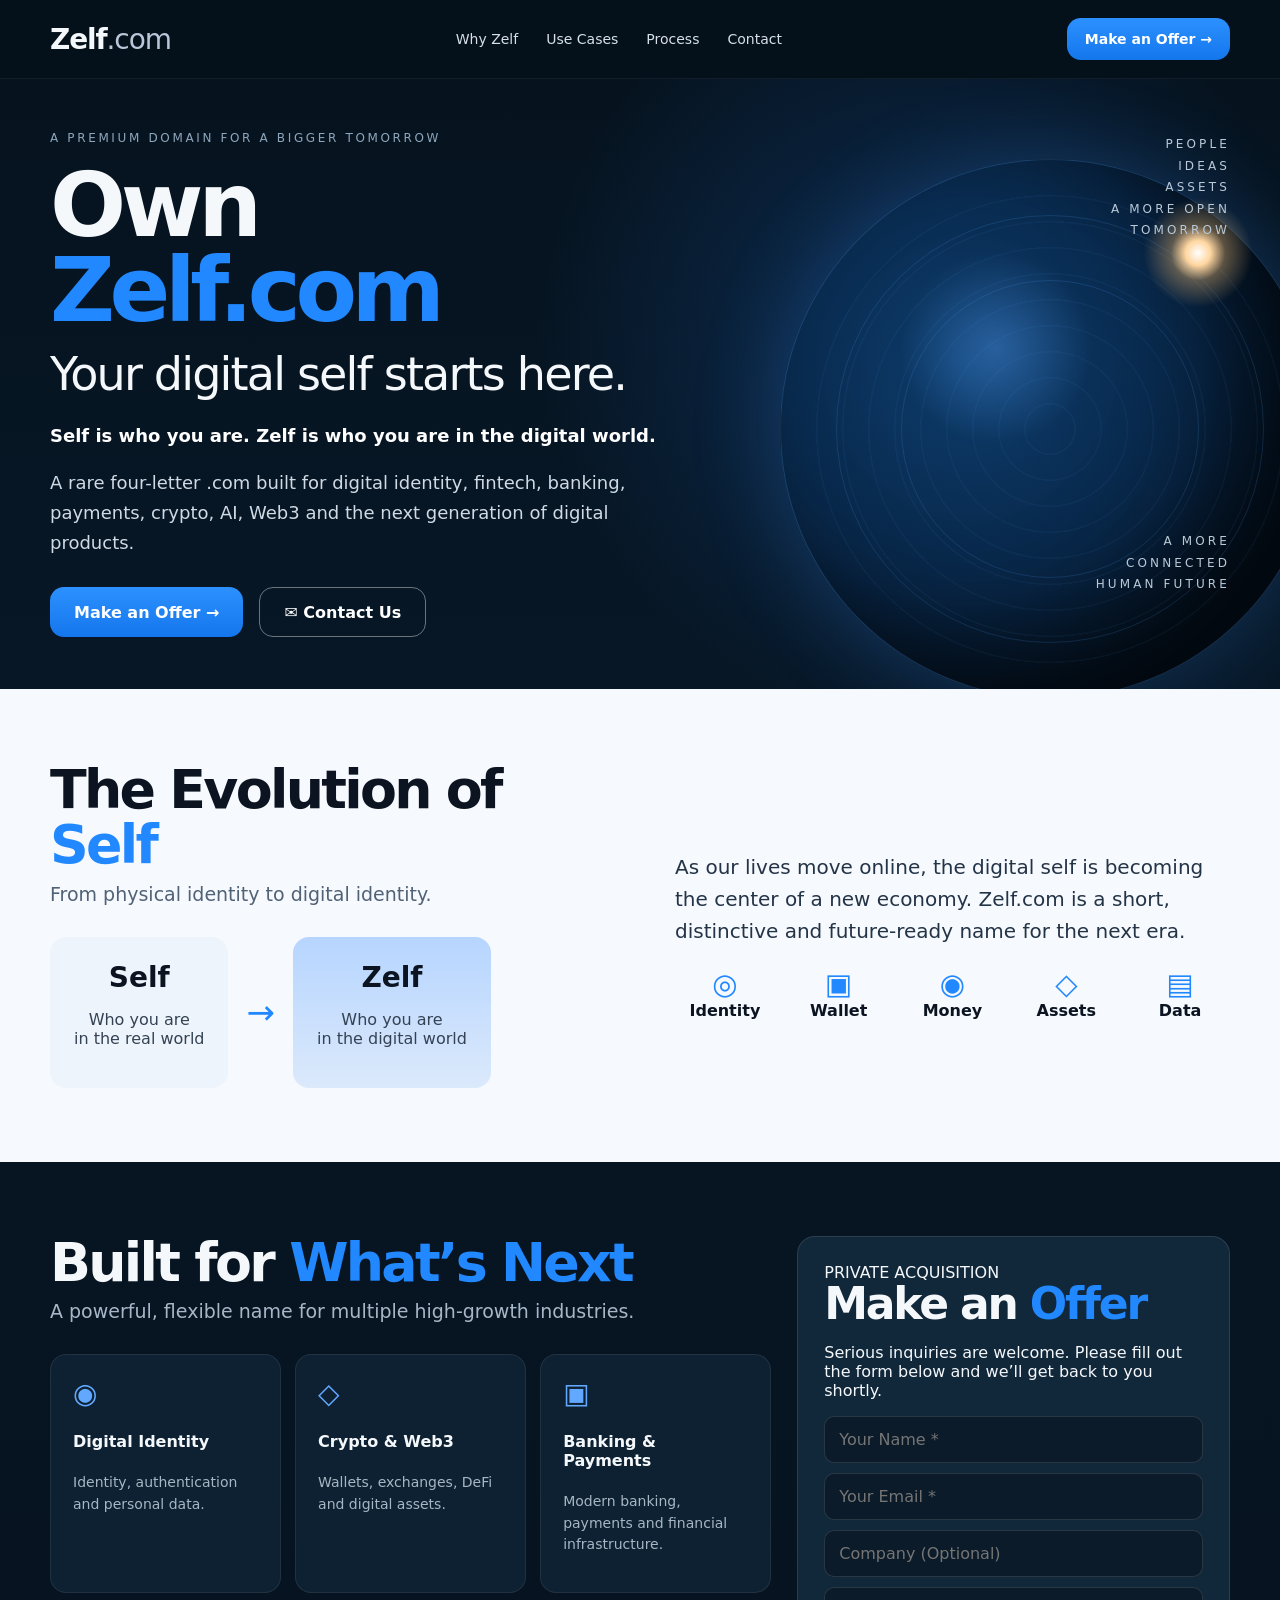
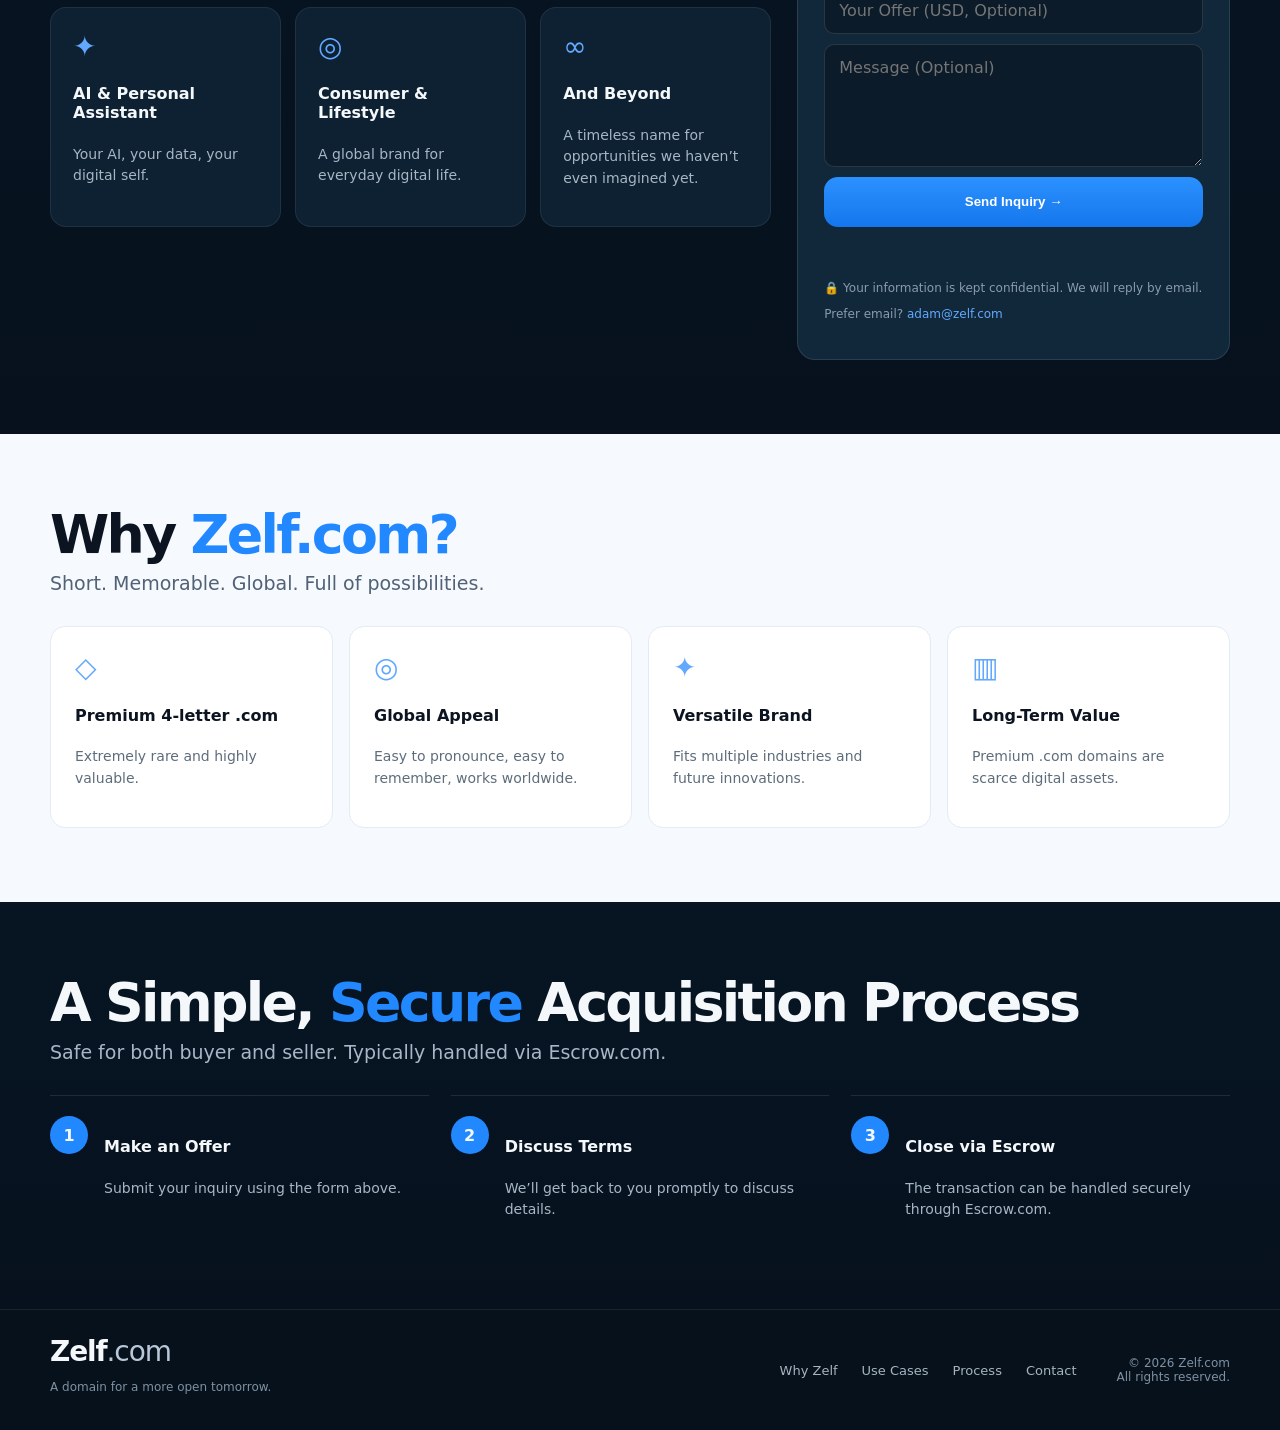
<file: index.html>
<!DOCTYPE html>
<html lang="en">
<head>
  <meta charset="UTF-8" />
  <meta name="viewport" content="width=device-width, initial-scale=1.0" />
  <meta name="description" content="Zelf.com — a premium four-letter .com for digital identity, fintech, banking, crypto, AI and Web3." />
  <title>Zelf.com — Your Digital Self Starts Here</title>
  <link rel="stylesheet" href="style.css" />
  <script>
    // Automatic device routing.
    // query ?desktop=1 prevents a mobile user from being redirected again.
    (function () {
      const params = new URLSearchParams(window.location.search);
      if (params.get("desktop") === "1") return;

      const mobileUA = /Android|iPhone|iPod|Mobile|IEMobile|Opera Mini/i.test(navigator.userAgent);
      const narrowScreen = window.matchMedia("(max-width: 767px)").matches;

      if (mobileUA || narrowScreen) {
        window.location.replace("mobile.html");
      }
    })();
  </script>
</head>
<body>
  <header class="site-header">
    <div class="container nav">
      <a class="logo" href="#top">Zelf<span>.com</span></a>
      <nav class="nav-links">
        <a href="#why">Why Zelf</a>
        <a href="#use-cases">Use Cases</a>
        <a href="#process">Process</a>
        <a href="#contact">Contact</a>
      </nav>
      <a class="button small" href="#contact">Make an Offer →</a>
    </div>
  </header>

  <main id="top">
    <section class="hero">
      <div class="container hero-grid">
        <div class="hero-copy">
          <div class="eyebrow">A PREMIUM DOMAIN FOR A BIGGER TOMORROW</div>
          <h1>Own <span>Zelf.com</span></h1>
          <h2>Your digital self starts here.</h2>
          <p class="lead"><strong>Self is who you are. Zelf is who you are in the digital world.</strong></p>
          <p>A rare four-letter .com built for digital identity, fintech, banking, payments, crypto, AI, Web3 and the next generation of digital products.</p>
          <div class="hero-actions">
            <a class="button" href="#contact">Make an Offer →</a>
            <a class="button ghost" href="mailto:adam@zelf.com">✉ Contact Us</a>
          </div>
        </div>
        <div class="hero-visual" aria-hidden="true">
          <div class="globe">
            <div class="glow"></div>
            <div class="orbit one"></div>
            <div class="orbit two"></div>
            <div class="city-dots"></div>
          </div>
          <div class="hero-note top">PEOPLE<br>IDEAS<br>ASSETS<br>A MORE OPEN<br>TOMORROW</div>
          <div class="hero-note bottom">A MORE<br>CONNECTED<br>HUMAN FUTURE</div>
        </div>
      </div>
    </section>

    <section class="light-section" id="why">
      <div class="container evolution">
        <div>
          <h3>The Evolution of <span>Self</span></h3>
          <p class="section-sub">From physical identity to digital identity.</p>
          <div class="self-cards">
            <div class="self-card"><strong>Self</strong><p>Who you are<br>in the real world</p></div>
            <div class="arrow">→</div>
            <div class="self-card active"><strong>Zelf</strong><p>Who you are<br>in the digital world</p></div>
          </div>
        </div>
        <div class="evolution-copy">
          <p>As our lives move online, the digital self is becoming the center of a new economy. Zelf.com is a short, distinctive and future-ready name for the next era.</p>
          <div class="icon-row">
            <div><span>◎</span><b>Identity</b></div>
            <div><span>▣</span><b>Wallet</b></div>
            <div><span>◉</span><b>Money</b></div>
            <div><span>◇</span><b>Assets</b></div>
            <div><span>▤</span><b>Data</b></div>
          </div>
        </div>
      </div>
    </section>

    <section class="dark-section" id="use-cases">
      <div class="container split">
        <div>
          <h3>Built for <span>What’s Next</span></h3>
          <p class="section-sub light">A powerful, flexible name for multiple high-growth industries.</p>
          <div class="use-grid">
            <article class="use-card"><div class="card-icon">◉</div><h4>Digital Identity</h4><p>Identity, authentication and personal data.</p></article>
            <article class="use-card"><div class="card-icon">◇</div><h4>Crypto & Web3</h4><p>Wallets, exchanges, DeFi and digital assets.</p></article>
            <article class="use-card"><div class="card-icon">▣</div><h4>Banking & Payments</h4><p>Modern banking, payments and financial infrastructure.</p></article>
            <article class="use-card"><div class="card-icon">✦</div><h4>AI & Personal Assistant</h4><p>Your AI, your data, your digital self.</p></article>
            <article class="use-card"><div class="card-icon">◎</div><h4>Consumer & Lifestyle</h4><p>A global brand for everyday digital life.</p></article>
            <article class="use-card"><div class="card-icon">∞</div><h4>And Beyond</h4><p>A timeless name for opportunities we haven’t even imagined yet.</p></article>
          </div>
        </div>

        <aside class="offer-panel" id="contact">
          <div class="offer-kicker">PRIVATE ACQUISITION</div>
          <h3>Make an <span>Offer</span></h3>
          <p>Serious inquiries are welcome. Please fill out the form below and we’ll get back to you shortly.</p>
          <form class="inquiry-form" action="https://formspree.io/f/xoevdrbw" method="POST">
            <input type="text" name="name" placeholder="Your Name *" required>
            <input type="email" name="email" placeholder="Your Email *" required>
            <input type="text" name="company" placeholder="Company (Optional)">
            <input type="text" name="offer" placeholder="Your Offer (USD, Optional)">
            <textarea name="message" rows="5" placeholder="Message (Optional)"></textarea>
            <input type="hidden" name="_subject" value="New Zelf.com Acquisition Inquiry">
            <button type="submit" class="button full">Send Inquiry →</button>
            <p class="form-status" role="status" aria-live="polite"></p>
          </form>
          <p class="secure-note">🔒 Your information is kept confidential. We will reply by email.</p>
          <p class="direct-email">Prefer email? <a href="mailto:adam@zelf.com">adam@zelf.com</a></p>
        </aside>
      </div>
    </section>

    <section class="light-section">
      <div class="container">
        <h3>Why <span>Zelf.com?</span></h3>
        <p class="section-sub">Short. Memorable. Global. Full of possibilities.</p>
        <div class="why-grid">
          <article><div class="why-icon">◇</div><h4>Premium 4-letter .com</h4><p>Extremely rare and highly valuable.</p></article>
          <article><div class="why-icon">◎</div><h4>Global Appeal</h4><p>Easy to pronounce, easy to remember, works worldwide.</p></article>
          <article><div class="why-icon">✦</div><h4>Versatile Brand</h4><p>Fits multiple industries and future innovations.</p></article>
          <article><div class="why-icon">▥</div><h4>Long-Term Value</h4><p>Premium .com domains are scarce digital assets.</p></article>
        </div>
      </div>
    </section>

    <section class="dark-section process-section" id="process">
      <div class="container">
        <h3>A Simple, <span>Secure</span> Acquisition Process</h3>
        <p class="section-sub light">Safe for both buyer and seller. Typically handled via Escrow.com.</p>
        <div class="process-grid">
          <article class="process-step"><div class="number">1</div><div><h4>Make an Offer</h4><p>Submit your inquiry using the form above.</p></div></article>
          <article class="process-step"><div class="number">2</div><div><h4>Discuss Terms</h4><p>We’ll get back to you promptly to discuss details.</p></div></article>
          <article class="process-step"><div class="number">3</div><div><h4>Close via Escrow</h4><p>The transaction can be handled securely through Escrow.com.</p></div></article>
        </div>
      </div>
    </section>
  </main>

  <footer>
    <div class="container footer">
      <div><div class="logo footer-logo">Zelf<span>.com</span></div><p>A domain for a more open tomorrow.</p></div>
      <div class="footer-links"><a href="#why">Why Zelf</a><a href="#use-cases">Use Cases</a><a href="#process">Process</a><a href="#contact">Contact</a></div>
      <div class="copyright">© 2026 Zelf.com<br>All rights reserved.</div>
    </div>
  </footer>

  <script>
    document.querySelectorAll('.inquiry-form').forEach((form) => {
      form.addEventListener('submit', async (event) => {
        event.preventDefault();
        const button = form.querySelector('button[type="submit"]');
        const status = form.querySelector('.form-status');
        const originalText = button.textContent;
        button.disabled = true;
        button.textContent = 'Sending…';
        status.textContent = '';
        try {
          const response = await fetch(form.action, {
            method: 'POST',
            body: new FormData(form),
            headers: { 'Accept': 'application/json' }
          });
          if (response.ok) {
            window.location.href = 'success.html';
            return;
          }
          status.textContent = 'We could not send your inquiry. Please try again or email adam@zelf.com.';
        } catch (error) {
          status.textContent = 'Connection error. Please try again or email adam@zelf.com.';
        } finally {
          button.disabled = false;
          button.textContent = originalText;
        }
      });
    });
  </script>
</body>
</html>
</file>
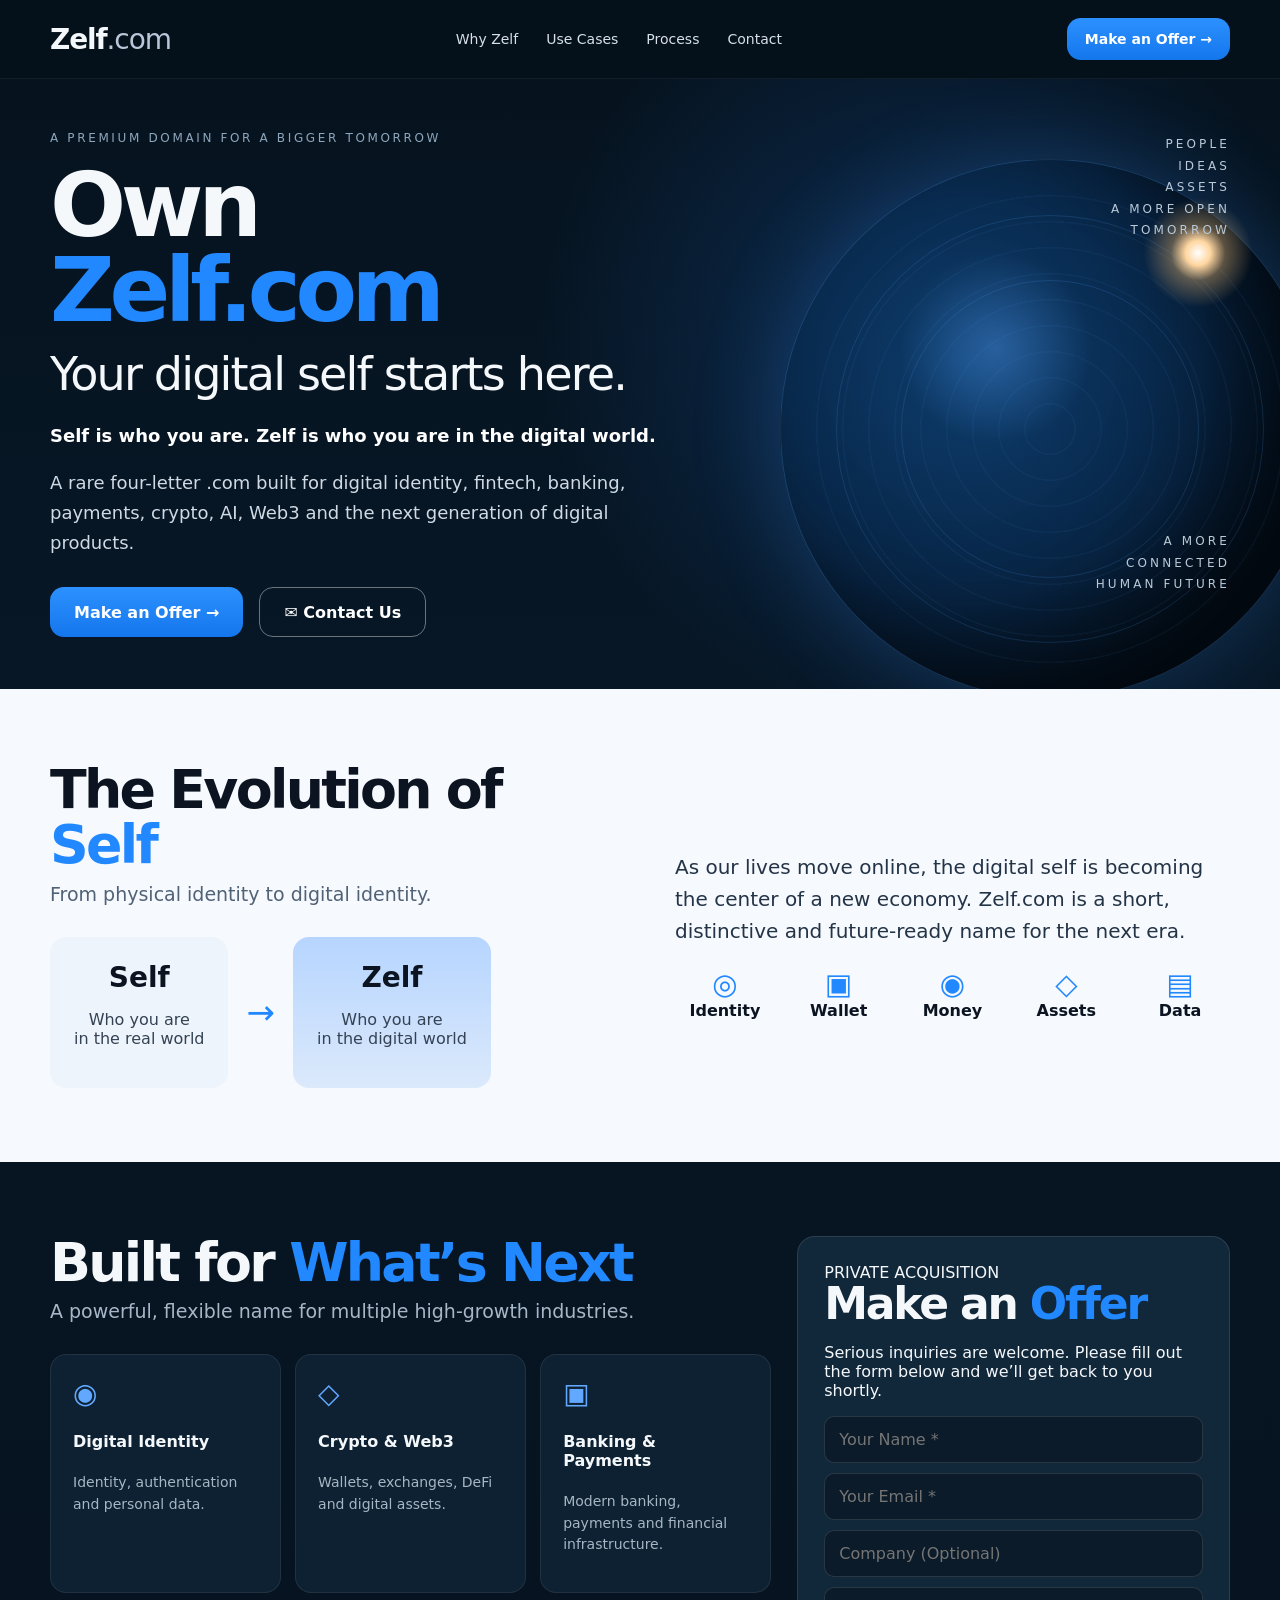
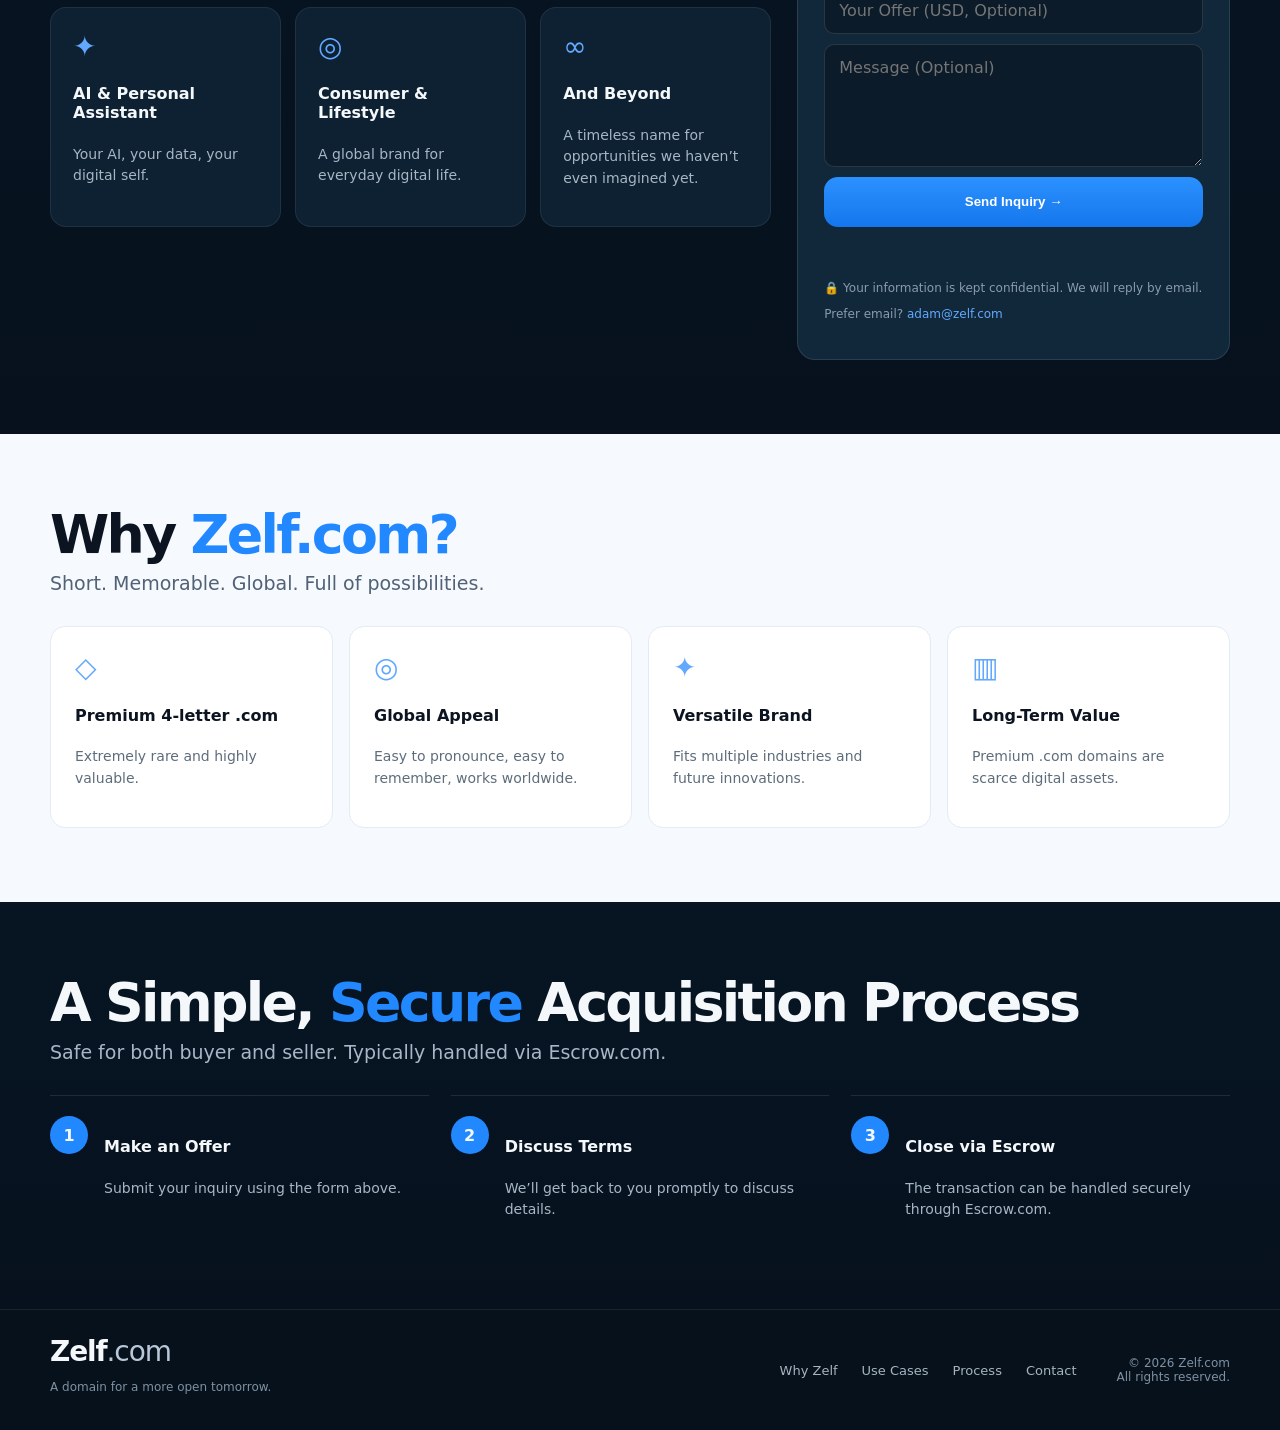
<file: mobile.html>
<!DOCTYPE html>
<html lang="en">
<head>
  <meta charset="UTF-8" />
  <meta name="viewport" content="width=device-width, initial-scale=1, viewport-fit=cover" />
  <meta name="description" content="Zelf.com — Your digital self starts here." />
  <title>Zelf.com — Mobile</title>
  <link rel="stylesheet" href="mobile.css" />
  <script>
    // If opened on a wide desktop, return to desktop version.
    // query ?mobile=1 prevents the redirect.
    (function () {
      const params = new URLSearchParams(window.location.search);
      if (params.get("mobile") === "1") return;
      if (window.matchMedia("(min-width: 900px)").matches) {
        window.location.replace("index.html?desktop=1");
      }
    })();
  </script>
</head>
<body>
  <header class="mobile-header">
    <a class="logo" href="#top">Zelf<span>.com</span></a>
    <a class="top-offer" href="#contact">Offer</a>
  </header>

  <main id="top">
    <section class="m-hero">
      <div class="tag">PREMIUM DOMAIN FOR ACQUISITION</div>
      <h1>Own<br><span>Zelf.com</span></h1>
      <h2>Your digital self starts here.</h2>
      <p class="lead"><strong>Self is who you are.<br>Zelf is who you are in the digital world.</strong></p>
      <p>A rare four-letter .com for digital identity, fintech, banking, crypto, AI, Web3 and what comes next.</p>
      <div class="actions">
        <a class="btn" href="#contact">Make an Offer →</a>
        <a class="btn outline" href="mailto:adam@zelf.com">Email Us</a>
      </div>
      <div class="planet">
        <div class="sun"></div>
        <div class="planet-line"></div>
      </div>
    </section>

    <section class="m-light">
      <div class="wrap">
        <p class="section-tag">THE IDEA</p>
        <h3>From <span>Self</span><br>to <span>Zelf</span>.</h3>
        <p class="copy">The self once meant your physical identity. In the digital era, identity, money, data, assets and AI increasingly live online.</p>

        <div class="evolution-stack">
          <div class="identity-card">
            <small>PHYSICAL WORLD</small>
            <strong>Self</strong>
            <p>Who you are</p>
          </div>
          <div class="down-arrow">↓</div>
          <div class="identity-card active">
            <small>DIGITAL WORLD</small>
            <strong>Zelf</strong>
            <p>Your digital self</p>
          </div>
        </div>

        <div class="mini-grid">
          <div><b>◎</b><span>Identity</span></div>
          <div><b>▣</b><span>Wallet</span></div>
          <div><b>◉</b><span>Money</span></div>
          <div><b>◇</b><span>Assets</span></div>
          <div><b>▤</b><span>Data</span></div>
          <div><b>✦</b><span>AI</span></div>
        </div>
      </div>
    </section>

    <section class="m-dark">
      <div class="wrap">
        <p class="section-tag blue">BUILT FOR WHAT'S NEXT</p>
        <h3>One name.<br>Many futures.</h3>

        <div class="industry-list">
          <article><div class="round">◉</div><div><h4>Digital Identity</h4><p>Authentication, identity and personal data.</p></div></article>
          <article><div class="round">◇</div><div><h4>Crypto & Web3</h4><p>Wallets, exchanges, DeFi and digital assets.</p></div></article>
          <article><div class="round">▣</div><div><h4>Banking & Payments</h4><p>Modern finance and payment infrastructure.</p></div></article>
          <article><div class="round">✦</div><div><h4>AI & Personal Assistant</h4><p>Your intelligence layer for digital life.</p></div></article>
          <article><div class="round">∞</div><div><h4>And Beyond</h4><p>A brand for categories not yet invented.</p></div></article>
        </div>
      </div>
    </section>

    <section class="m-light">
      <div class="wrap">
        <p class="section-tag">WHY ZELF.COM</p>
        <h3>Short.<br>Global.<br><span>Memorable.</span></h3>

        <div class="reason-grid">
          <article><strong>4</strong><span>letters</span></article>
          <article><strong>.COM</strong><span>global standard</span></article>
          <article><strong>∞</strong><span>possibilities</span></article>
        </div>
      </div>
    </section>

    <section class="m-offer" id="contact">
      <div class="wrap">
        <p class="section-tag blue">PRIVATE ACQUISITION</p>
        <h3>Make an <span>Offer</span></h3>
        <p>Serious acquisition inquiries are welcome.</p>

        <form class="inquiry-form" action="https://formspree.io/f/xoevdrbw" method="POST">
          <label>Your name<input type="text" name="name" required></label>
          <label>Your email<input type="email" name="email" required></label>
          <label>Company <small>optional</small><input type="text" name="company"></label>
          <label>Your offer (USD) <small>optional</small><input type="text" name="offer"></label>
          <label>Message <small>optional</small><textarea name="message" rows="5"></textarea></label>
          <input type="hidden" name="_subject" value="New Zelf.com Mobile Acquisition Inquiry">
          <button class="submit" type="submit">Send Inquiry →</button>
          <p class="form-status" role="status" aria-live="polite"></p>
        </form>

        <p class="privacy">🔒 Your information is kept confidential.</p>
        <a class="direct" href="mailto:adam@zelf.com">Or email us directly →</a>
      </div>
    </section>

    <section class="m-process">
      <div class="wrap">
        <p class="section-tag">ACQUISITION</p>
        <h3>Simple & secure.</h3>
        <div class="steps">
          <div><b>1</b><span><strong>Make an Offer</strong><small>Send your inquiry.</small></span></div>
          <div><b>2</b><span><strong>Discuss Terms</strong><small>Agree on price and details.</small></span></div>
          <div><b>3</b><span><strong>Close via Escrow</strong><small>Complete securely through Escrow.com.</small></span></div>
        </div>
      </div>
    </section>
  </main>

  <footer class="m-footer">
    <div class="logo">Zelf<span>.com</span></div>
    <p>Your digital self starts here.</p>
    <a href="index.html?desktop=1">View desktop site</a>
    <small>© 2026 Zelf.com</small>
  </footer>

  <script>
    document.querySelectorAll('.inquiry-form').forEach((form) => {
      form.addEventListener('submit', async (event) => {
        event.preventDefault();
        const button = form.querySelector('button[type="submit"]');
        const status = form.querySelector('.form-status');
        const originalText = button.textContent;
        button.disabled = true;
        button.textContent = 'Sending…';
        status.textContent = '';
        try {
          const response = await fetch(form.action, {
            method: 'POST',
            body: new FormData(form),
            headers: { 'Accept': 'application/json' }
          });
          if (response.ok) {
            window.location.href = 'success.html';
            return;
          }
          status.textContent = 'We could not send your inquiry. Please try again or email adam@zelf.com.';
        } catch (error) {
          status.textContent = 'Connection error. Please try again or email adam@zelf.com.';
        } finally {
          button.disabled = false;
          button.textContent = originalText;
        }
      });
    });
  </script>
</body>
</html>
</file>
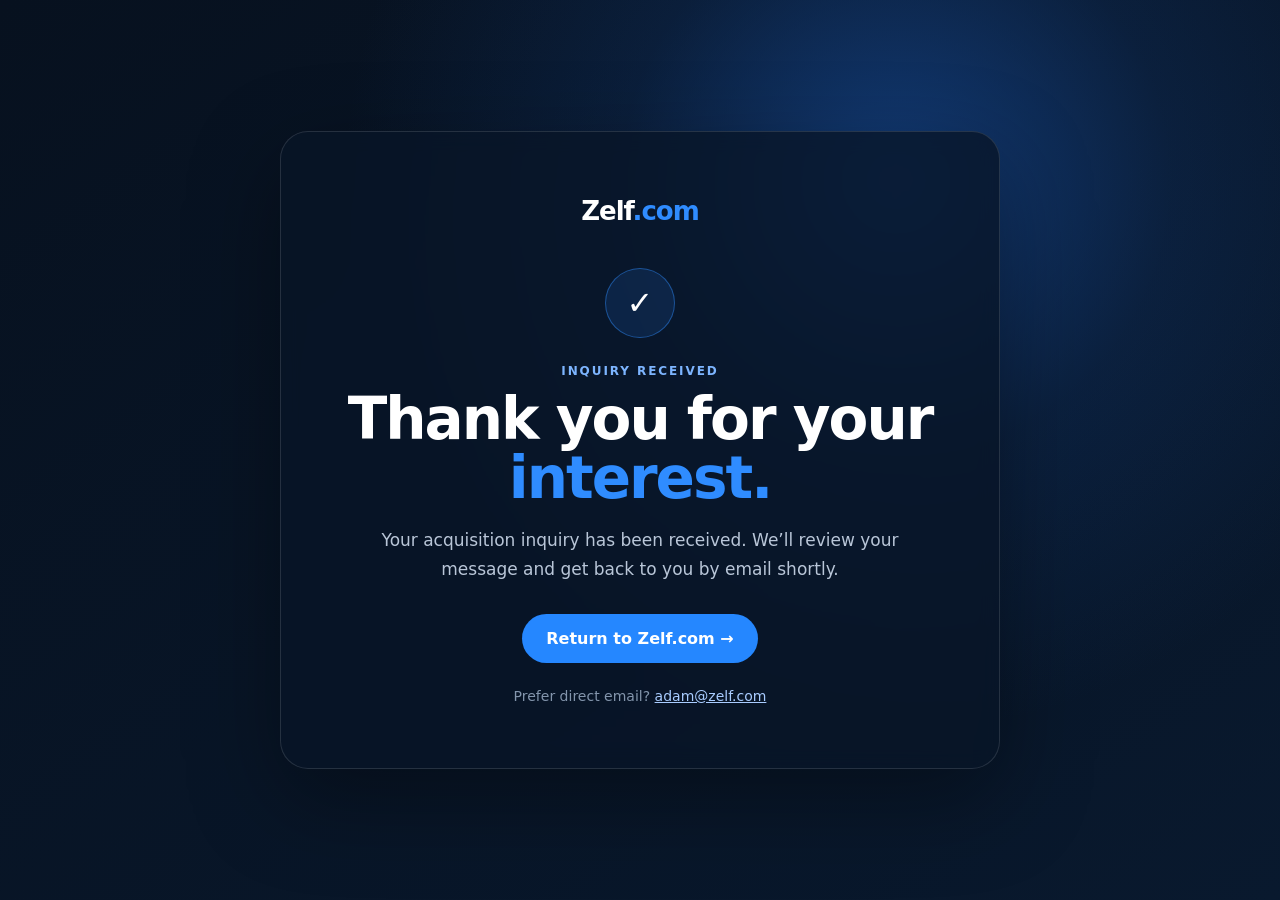
<file: success.html>
<!DOCTYPE html>
<html lang="en">
<head>
  <meta charset="UTF-8">
  <meta name="viewport" content="width=device-width, initial-scale=1, viewport-fit=cover">
  <meta name="description" content="Your Zelf.com acquisition inquiry has been received.">
  <title>Inquiry Received — Zelf.com</title>
  <style>
    *{box-sizing:border-box}html,body{margin:0;min-height:100%;font-family:Inter,ui-sans-serif,system-ui,-apple-system,BlinkMacSystemFont,"Segoe UI",sans-serif;background:#07111f;color:#fff}
    body{min-height:100vh;display:grid;place-items:center;padding:24px;background:radial-gradient(circle at 70% 20%,#123b77 0,rgba(18,59,119,.28) 24%,transparent 48%),linear-gradient(145deg,#07111f,#09192e)}
    .card{width:min(720px,100%);padding:64px 52px;border:1px solid rgba(255,255,255,.12);border-radius:28px;background:rgba(8,21,39,.78);box-shadow:0 30px 90px rgba(0,0,0,.35);text-align:center;backdrop-filter:blur(10px)}
    .logo{font-size:26px;font-weight:800;letter-spacing:-1px;margin-bottom:42px}.logo span,h1 span{color:#2f8cff}
    .check{width:70px;height:70px;margin:0 auto 26px;border-radius:50%;display:grid;place-items:center;background:rgba(47,140,255,.13);border:1px solid rgba(47,140,255,.45);font-size:32px}
    .eyebrow{font-size:12px;letter-spacing:.16em;color:#7db5ff;font-weight:800;margin-bottom:12px}
    h1{font-size:clamp(36px,7vw,58px);line-height:1.02;margin:0 0 18px;letter-spacing:-2px}
    p{color:#b9c6d8;font-size:17px;line-height:1.7;margin:0 auto 30px;max-width:560px}
    .button{display:inline-block;padding:15px 24px;border-radius:999px;background:#2587ff;color:#fff;text-decoration:none;font-weight:800}
    .email{margin-top:25px;font-size:14px;color:#8395ac}.email a{color:#a9ccff}
    @media(max-width:600px){body{padding:16px}.card{padding:46px 22px;border-radius:22px}.logo{margin-bottom:34px}p{font-size:16px}}
  </style>
</head>
<body>
  <main class="card">
    <div class="logo">Zelf<span>.com</span></div>
    <div class="check">✓</div>
    <div class="eyebrow">INQUIRY RECEIVED</div>
    <h1>Thank you for your <span>interest.</span></h1>
    <p>Your acquisition inquiry has been received. We’ll review your message and get back to you by email shortly.</p>
    <a class="button" href="index.html">Return to Zelf.com →</a>
    <div class="email">Prefer direct email? <a href="mailto:adam@zelf.com">adam@zelf.com</a></div>
  </main>
</body>
</html>
</file>
<file: style.css>
:root{--bg:#06131f;--panel:#102436;--text:#f5f8fb;--muted:#9fb0c2;--blue:#2288ff;--blue2:#62a8ff;--light:#f6f9fd;--lightText:#0b1420;--max:1180px}
*{box-sizing:border-box}html{scroll-behavior:smooth}body{margin:0;font-family:Inter,system-ui,-apple-system,BlinkMacSystemFont,"Segoe UI",sans-serif;color:var(--text);background:var(--bg)}a{text-decoration:none;color:inherit}.container{width:min(var(--max),calc(100% - 40px));margin:0 auto}
.site-header{position:sticky;top:0;z-index:50;background:rgba(5,16,27,.88);backdrop-filter:blur(12px);border-bottom:1px solid rgba(255,255,255,.06)}.nav{height:78px;display:flex;align-items:center;justify-content:space-between;gap:22px}.logo{font-size:28px;font-weight:800;letter-spacing:-.04em}.logo span{font-weight:500;color:#b8c8d8}.nav-links{display:flex;gap:28px;font-size:14px;color:#d7e0e8}
.button{display:inline-flex;align-items:center;justify-content:center;min-height:50px;padding:0 24px;border-radius:14px;background:linear-gradient(180deg,#2c91ff,#1476ec);color:#fff;font-weight:700;border:none;cursor:pointer}.button.small{min-height:42px;padding:0 18px;font-size:14px}.button.ghost{background:transparent;border:1px solid rgba(255,255,255,.4)}.button.full{width:100%}
.hero{background:radial-gradient(circle at 72% 42%,rgba(36,132,255,.22),transparent 24rem),linear-gradient(180deg,#06131f,#071726);overflow:hidden}.hero-grid{min-height:610px;display:grid;grid-template-columns:1.08fr .92fr;align-items:center;gap:50px}.eyebrow{font-size:12px;letter-spacing:.22em;color:#8ea6bb;margin-bottom:18px}.hero h1{font-size:clamp(64px,7vw,102px);line-height:.95;margin:0 0 14px;letter-spacing:-.06em}.hero h1 span,h3 span{color:var(--blue)}.hero h2{font-size:clamp(30px,3.6vw,52px);font-weight:500;letter-spacing:-.04em;margin:0 0 20px}.hero p{font-size:18px;line-height:1.65;color:#d0dae4;max-width:670px}.hero .lead{color:#fff}.hero-actions{display:flex;gap:16px;margin-top:30px}
.hero-visual{position:relative;height:520px}.globe{position:absolute;right:-90px;top:35px;width:540px;height:540px;border-radius:50%;background:radial-gradient(circle at 40% 35%,rgba(91,167,255,.35),transparent 20%),radial-gradient(circle at 35% 38%,#0d3d6e 0%,#082545 48%,#04111f 72%);box-shadow:0 0 90px rgba(57,145,255,.24),inset -80px -50px 100px rgba(0,0,0,.5);border:1px solid rgba(94,174,255,.2)}.globe:before{content:"";position:absolute;inset:22px;border-radius:50%;background:repeating-radial-gradient(circle at center,transparent 0 24px,rgba(85,170,255,.05) 25px 26px)}.glow{position:absolute;right:66px;top:38px;width:110px;height:110px;border-radius:50%;background:radial-gradient(circle,#fff 0%,#ffd6a0 16%,rgba(255,198,120,.35) 35%,transparent 70%)}.orbit{position:absolute;border:1px solid rgba(82,166,255,.16);border-radius:50%}.orbit.one{inset:55px}.orbit.two{inset:120px}.hero-note{position:absolute;font-size:12px;letter-spacing:.26em;line-height:1.8;text-align:right;color:#b9c9d8}.hero-note.top{right:0;top:10px}.hero-note.bottom{right:0;bottom:48px}
.light-section{background:var(--light);color:var(--lightText);padding:74px 0}.dark-section{background:linear-gradient(180deg,#071523,#06111d);padding:74px 0}h3{font-size:clamp(38px,4.2vw,62px);line-height:1.02;letter-spacing:-.05em;margin:0}.section-sub{font-size:19px;color:#516277;margin:10px 0 32px}.section-sub.light{color:#a7b7c7}.evolution{display:grid;grid-template-columns:1fr 1fr;gap:70px;align-items:center}.self-cards{display:flex;align-items:center;gap:18px}.self-card{min-width:175px;padding:24px;border-radius:16px;background:#eef4fb;text-align:center}.self-card.active{background:linear-gradient(180deg,#b6d5ff,#dbe9fb)}.self-card strong{font-size:28px}.self-card p{color:#344254}.arrow{font-size:34px;color:var(--blue)}.evolution-copy>p{font-size:20px;line-height:1.6;color:#243447}.icon-row{display:grid;grid-template-columns:repeat(5,1fr);gap:14px;text-align:center}.icon-row span{display:block;color:var(--blue);font-size:29px}.split{display:grid;grid-template-columns:1.25fr .75fr;gap:26px}.use-grid{display:grid;grid-template-columns:repeat(3,1fr);gap:14px}.use-card{background:#0d2132;border:1px solid rgba(255,255,255,.08);border-radius:16px;padding:22px;min-height:172px}.card-icon,.why-icon{font-size:28px;color:var(--blue2)}.use-card p,.why-grid p,.process-step p{color:#a7b6c5;line-height:1.55;font-size:14px}.offer-panel{background:#11273a;border:1px solid rgba(255,255,255,.11);border-radius:18px;padding:26px;position:sticky;top:98px}.offer-panel h3{font-size:44px}.offer-panel form{display:grid;gap:10px}.offer-panel input,.offer-panel textarea{width:100%;border:1px solid rgba(255,255,255,.12);background:#0b1b29;color:#fff;border-radius:10px;padding:13px 14px;font:inherit}.secure-note,.direct-email{font-size:12px;color:#899cad}.direct-email a{color:#63aaff}.why-grid{display:grid;grid-template-columns:repeat(4,1fr);gap:16px}.why-grid article{background:#fff;border:1px solid #e3ebf4;border-radius:15px;padding:24px}.why-grid p{color:#5e6d7c}.process-grid{display:grid;grid-template-columns:repeat(3,1fr);gap:22px}.process-step{display:flex;gap:16px;border-top:1px solid rgba(255,255,255,.1);padding-top:20px}.number{flex:0 0 38px;height:38px;border-radius:50%;background:var(--blue);display:grid;place-items:center;font-weight:800}footer{background:#06111b;border-top:1px solid rgba(255,255,255,.08)}.footer{min-height:120px;display:grid;grid-template-columns:1fr auto auto;gap:40px;align-items:center}.footer p,.copyright{font-size:12px;color:#7e91a4}.footer-links{display:flex;gap:24px;font-size:13px;color:#a6b4c0}.copyright{text-align:right}
</file>
<file: mobile.css>
:root{
  --bg:#06131f;
  --bg2:#0a1d2d;
  --text:#f7fbff;
  --muted:#9eb0c0;
  --blue:#2388ff;
  --light:#f7f9fc;
  --darkText:#0c1723;
}
*{box-sizing:border-box}
html{scroll-behavior:smooth}
body{
  margin:0;background:var(--bg);color:var(--text);
  font-family:Inter,system-ui,-apple-system,BlinkMacSystemFont,"Segoe UI",sans-serif;
}
a{text-decoration:none;color:inherit}
.wrap{padding:0 20px}
.mobile-header{
  position:sticky;top:0;z-index:50;height:64px;padding:0 18px;
  display:flex;align-items:center;justify-content:space-between;
  background:rgba(5,16,27,.9);backdrop-filter:blur(12px);
  border-bottom:1px solid rgba(255,255,255,.07)
}
.logo{font-size:24px;font-weight:800;letter-spacing:-.04em}
.logo span{font-weight:500;color:#adbdcb}
.top-offer{
  background:var(--blue);padding:9px 14px;border-radius:999px;
  font-size:13px;font-weight:700
}
.m-hero{
  min-height:690px;padding:58px 20px 0;position:relative;overflow:hidden;
  background:
    radial-gradient(circle at 70% 78%,rgba(35,136,255,.22),transparent 18rem),
    linear-gradient(180deg,#06131f,#071827)
}
.tag,.section-tag{
  font-size:10px;letter-spacing:.2em;font-weight:700;color:#8098ad
}
.m-hero h1{
  font-size:64px;line-height:.86;letter-spacing:-.07em;margin:18px 0 18px
}
.m-hero h1 span,.m-light h3 span,.m-offer h3 span{color:var(--blue)}
.m-hero h2{font-size:27px;line-height:1.12;letter-spacing:-.04em;margin:0 0 18px}
.m-hero p{font-size:16px;line-height:1.6;color:#c7d4df}
.m-hero .lead{color:#fff}
.actions{display:grid;grid-template-columns:1.25fr .75fr;gap:10px;margin-top:24px}
.btn{
  min-height:50px;border-radius:13px;background:var(--blue);
  display:flex;align-items:center;justify-content:center;font-weight:700
}
.btn.outline{background:transparent;border:1px solid rgba(255,255,255,.36)}
.planet{
  position:absolute;left:50%;bottom:-155px;transform:translateX(-50%);
  width:470px;height:330px;border-radius:50%;
  background:radial-gradient(circle at 50% 18%,#164d7f 0%,#0a2948 38%,#04111e 68%);
  border-top:1px solid rgba(84,169,255,.55);
  box-shadow:0 -15px 65px rgba(35,136,255,.18)
}
.sun{
  position:absolute;left:66%;top:-18px;width:70px;height:70px;border-radius:50%;
  background:radial-gradient(circle,#fff 0%,#ffd3a0 20%,rgba(255,190,110,.4) 40%,transparent 72%)
}
.planet-line{position:absolute;inset:30px;border-radius:50%;border:1px solid rgba(55,147,255,.12)}

.m-light{background:var(--light);color:var(--darkText);padding:62px 0}
.m-dark{background:linear-gradient(180deg,#071625,#05111c);padding:62px 0}
.section-tag.blue{color:#559cff}
.m-light h3,.m-dark h3,.m-offer h3,.m-process h3{
  font-size:44px;line-height:.98;letter-spacing:-.055em;margin:10px 0 20px
}
.copy{font-size:16px;line-height:1.65;color:#526476}
.evolution-stack{margin:30px 0}
.identity-card{
  border-radius:18px;background:#eef3f8;padding:24px;text-align:center;
  border:1px solid #e0e8f0
}
.identity-card.active{background:linear-gradient(180deg,#bdd9ff,#e0ecfb)}
.identity-card small{display:block;font-size:10px;letter-spacing:.16em;color:#708297;margin-bottom:10px}
.identity-card strong{display:block;font-size:42px;letter-spacing:-.05em}
.identity-card p{margin:5px 0 0;color:#526476}
.down-arrow{text-align:center;font-size:28px;color:var(--blue);padding:8px}
.mini-grid{display:grid;grid-template-columns:repeat(3,1fr);gap:12px}
.mini-grid div{
  border:1px solid #e1e8f0;background:white;border-radius:14px;
  min-height:92px;display:flex;flex-direction:column;align-items:center;justify-content:center;gap:8px
}
.mini-grid b{font-size:25px;color:var(--blue)}
.mini-grid span{font-size:12px;font-weight:600}

.industry-list{display:grid;gap:12px;margin-top:28px}
.industry-list article{
  display:flex;gap:15px;align-items:flex-start;
  background:linear-gradient(180deg,#102436,#0c1d2c);
  border:1px solid rgba(255,255,255,.08);border-radius:16px;padding:18px
}
.round{
  flex:0 0 42px;height:42px;border-radius:50%;
  display:grid;place-items:center;background:rgba(35,136,255,.12);color:#60a8ff;font-size:22px
}
.industry-list h4{margin:2px 0 6px;font-size:16px}
.industry-list p{margin:0;font-size:13px;line-height:1.5;color:#9fb0c0}

.reason-grid{display:grid;grid-template-columns:repeat(3,1fr);gap:9px;margin-top:30px}
.reason-grid article{
  background:white;border:1px solid #e0e7ef;border-radius:15px;
  min-height:114px;display:flex;flex-direction:column;align-items:center;justify-content:center;text-align:center
}
.reason-grid strong{font-size:25px;color:var(--blue)}
.reason-grid span{font-size:11px;color:#687a8d;margin-top:5px}

.m-offer{padding:62px 0;background:linear-gradient(180deg,#071725,#0a1d2d)}
.m-offer>div>p{color:#a9b8c6;line-height:1.55}
form{display:grid;gap:14px;margin-top:28px}
label{font-size:12px;color:#adbdcb}
label small{color:#6f8396}
input,textarea{
  width:100%;margin-top:7px;border:1px solid rgba(255,255,255,.12);
  background:#0b1b29;color:#fff;border-radius:12px;padding:14px;font:inherit;outline:none
}
textarea{resize:vertical}
input:focus,textarea:focus{border-color:#2c8dff}
.submit{
  min-height:52px;border:none;border-radius:13px;background:var(--blue);
  color:#fff;font-size:15px;font-weight:800
}
.privacy{font-size:11px!important;color:#7f93a5!important;text-align:center}
.direct{display:block;text-align:center;color:#5ca5ff;font-size:13px;margin-top:16px}

.m-process{background:#f2f6fa;color:#0d1823;padding:60px 0}
.steps{display:grid;gap:14px;margin-top:28px}
.steps>div{
  display:flex;gap:14px;align-items:center;background:white;border:1px solid #e0e7ef;
  border-radius:15px;padding:16px
}
.steps b{
  flex:0 0 38px;height:38px;border-radius:50%;
  display:grid;place-items:center;background:var(--blue);color:#fff
}
.steps span{display:flex;flex-direction:column}
.steps strong{font-size:14px}
.steps small{color:#728295;margin-top:4px;line-height:1.4}

.m-footer{padding:38px 20px 45px;text-align:center;background:#05111b;color:#8496a7}
.m-footer p{font-size:13px}
.m-footer a{display:inline-block;margin:10px 0 18px;color:#65a8ff;font-size:12px}
.m-footer small{display:block;font-size:11px}
</file>
